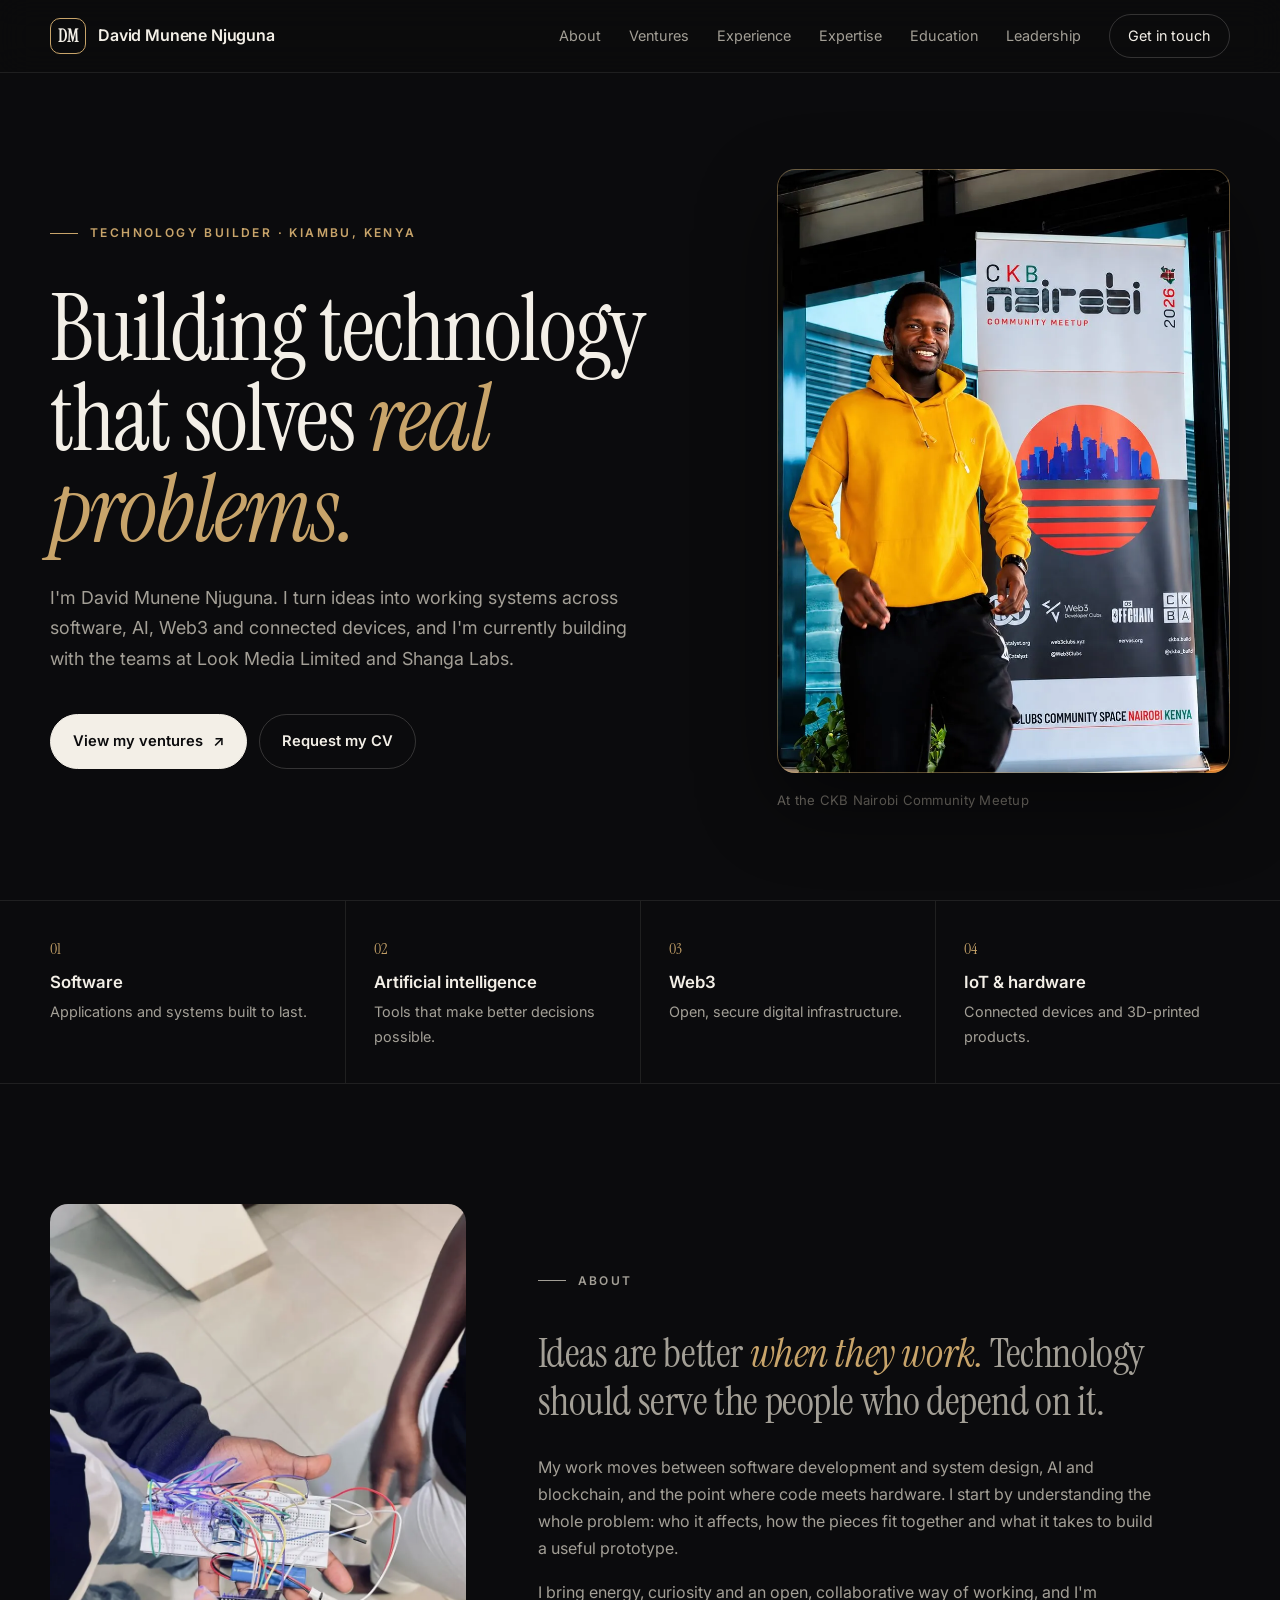
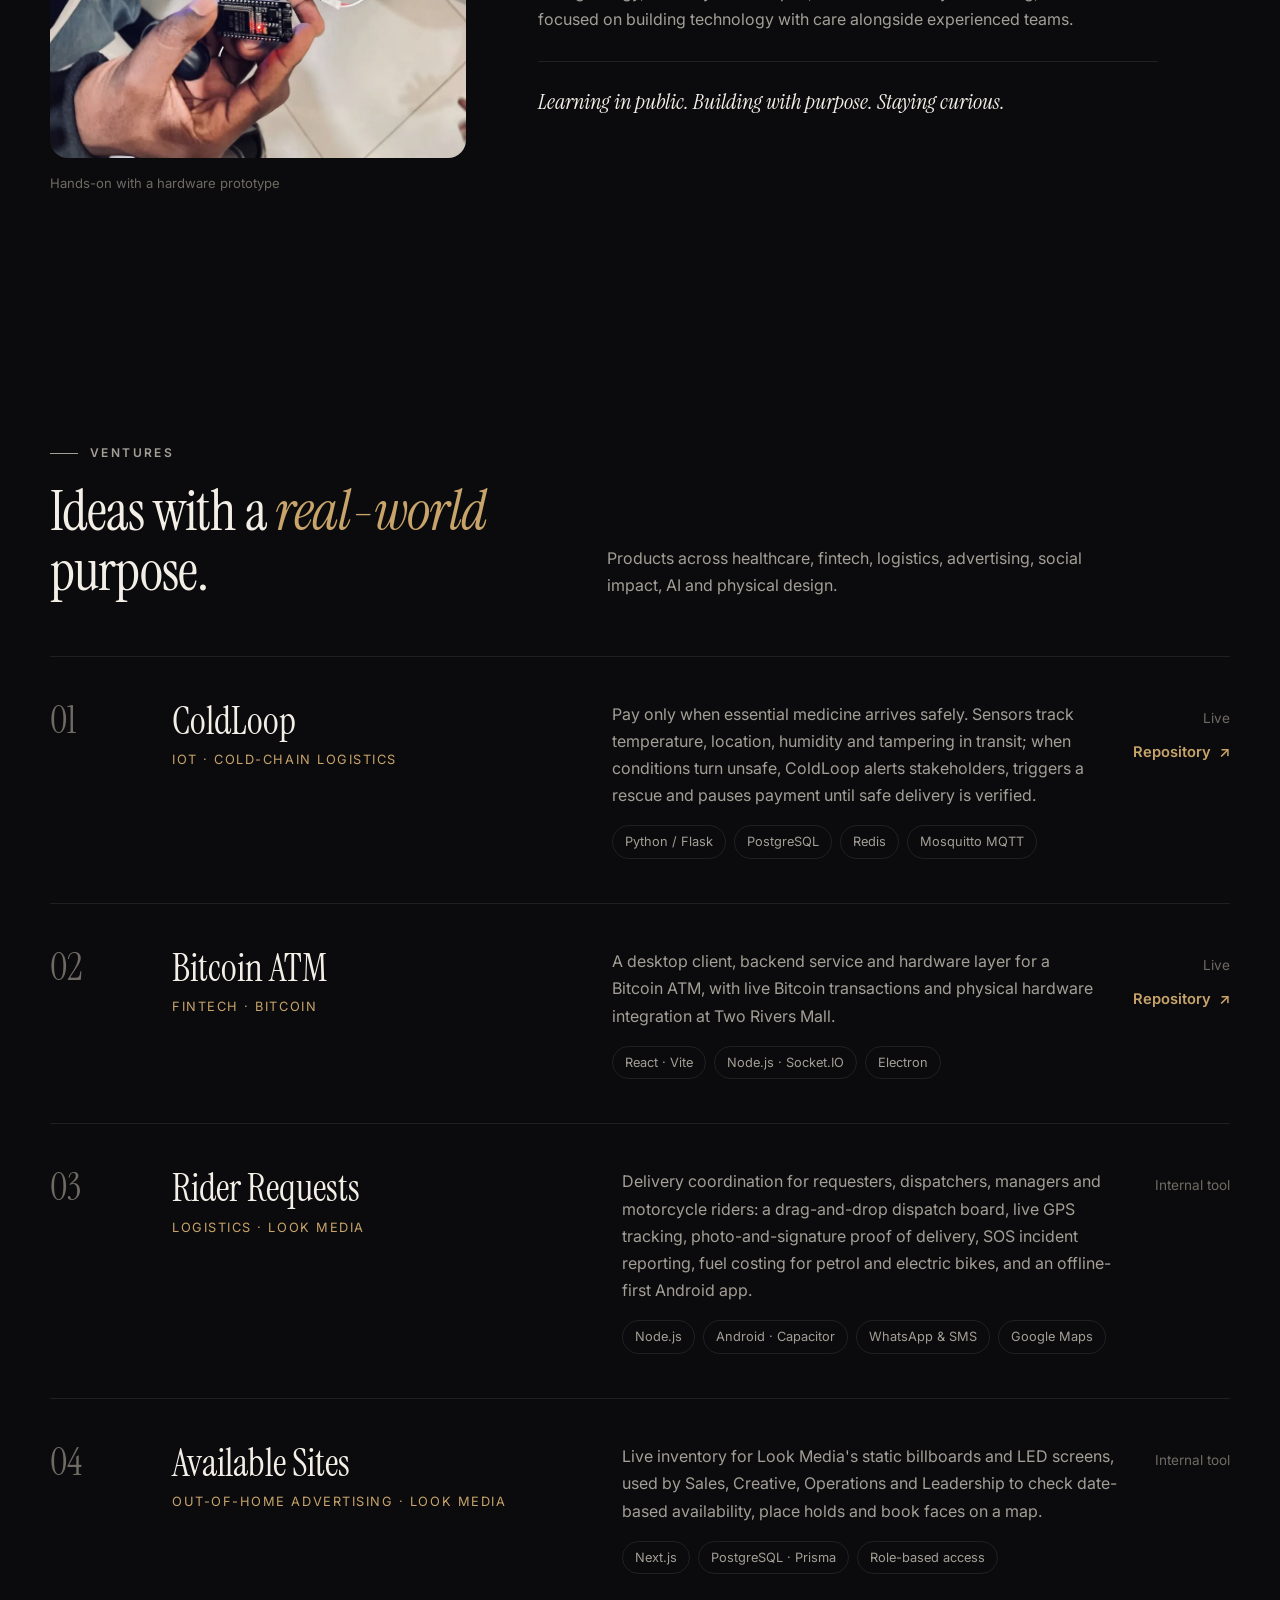
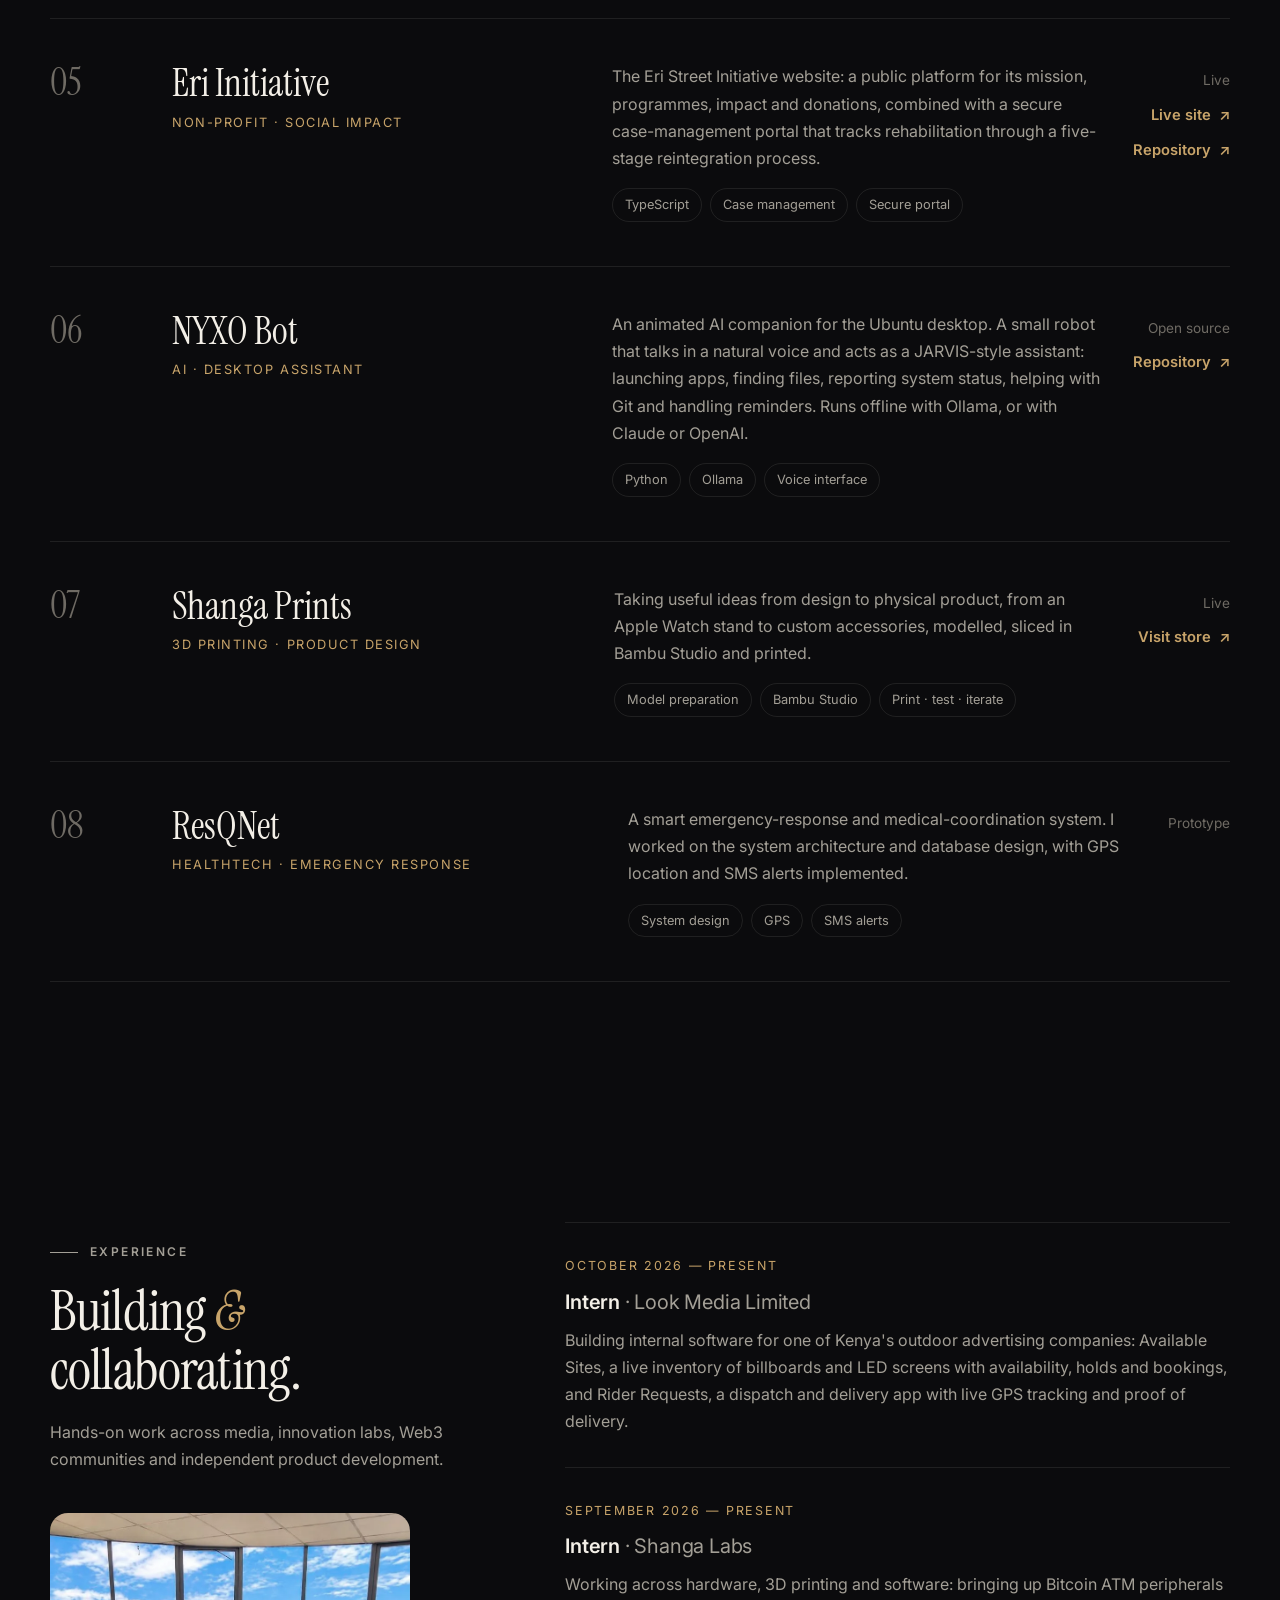
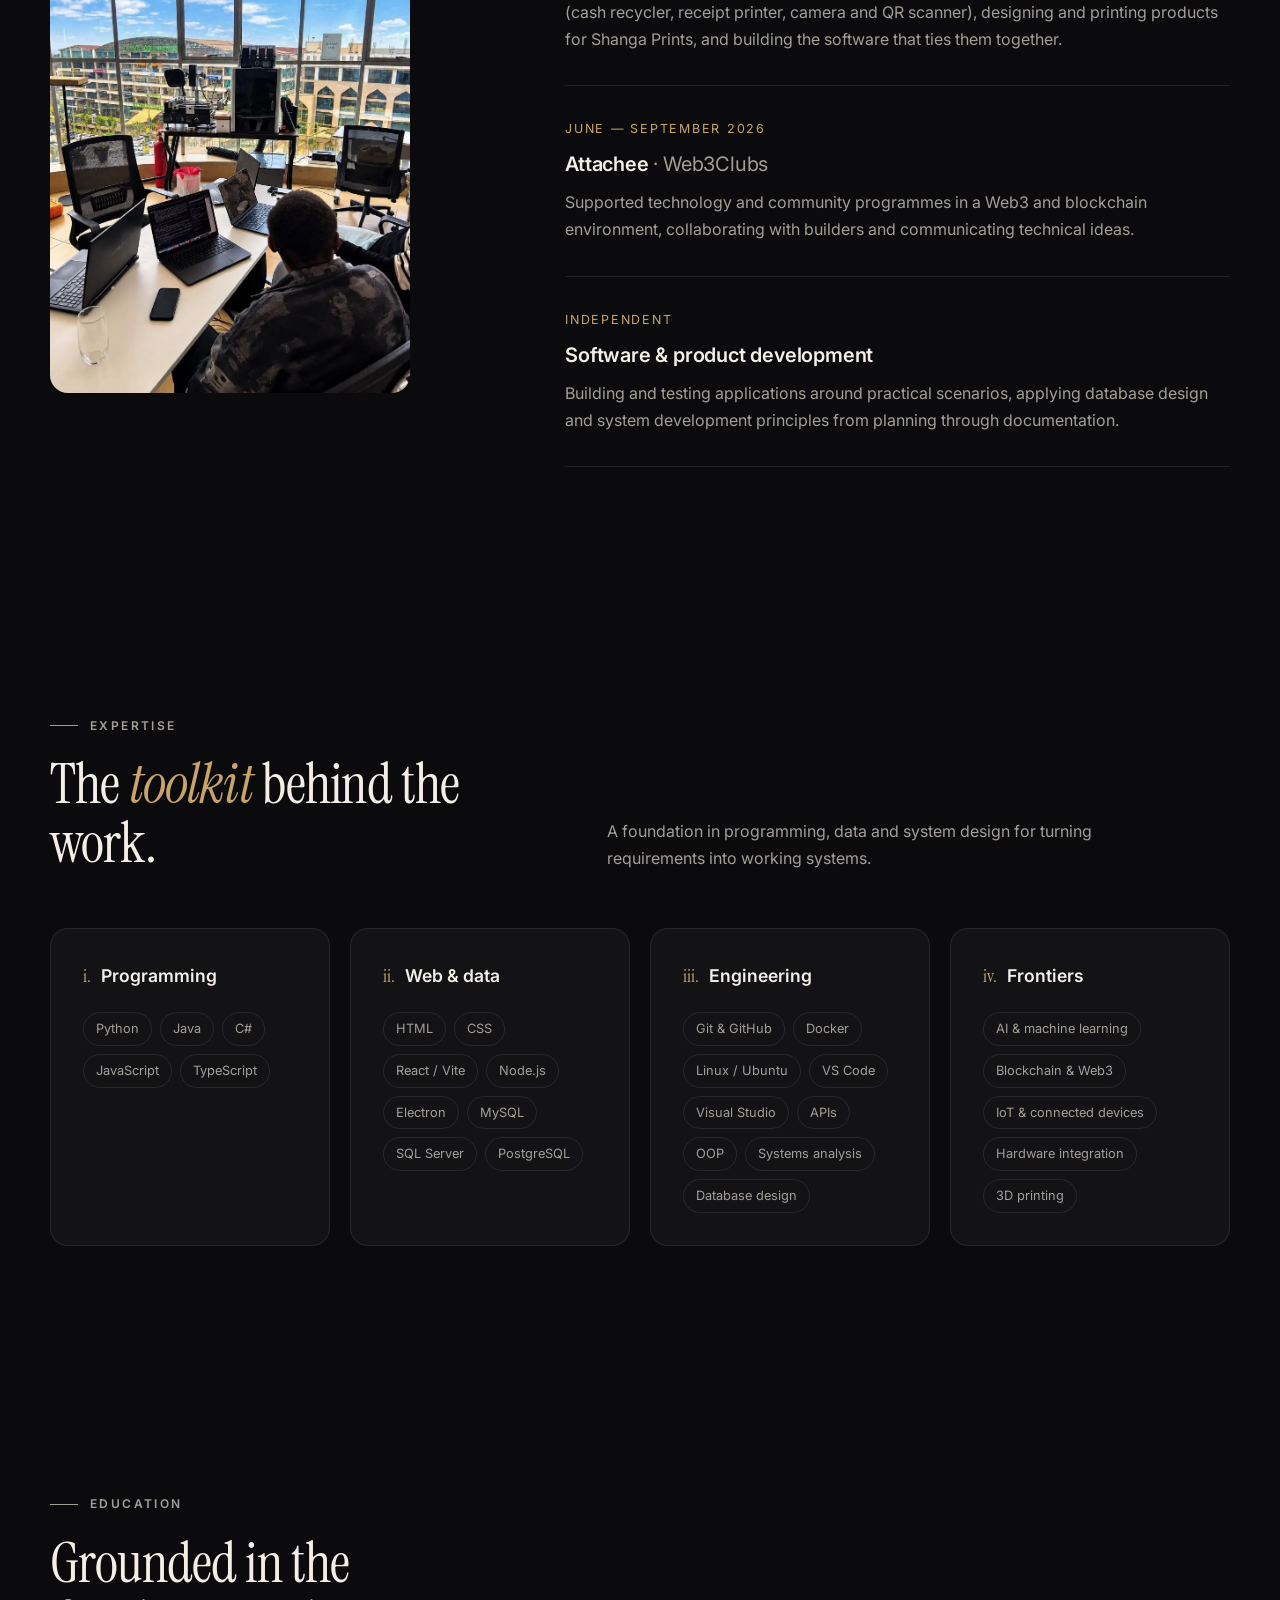
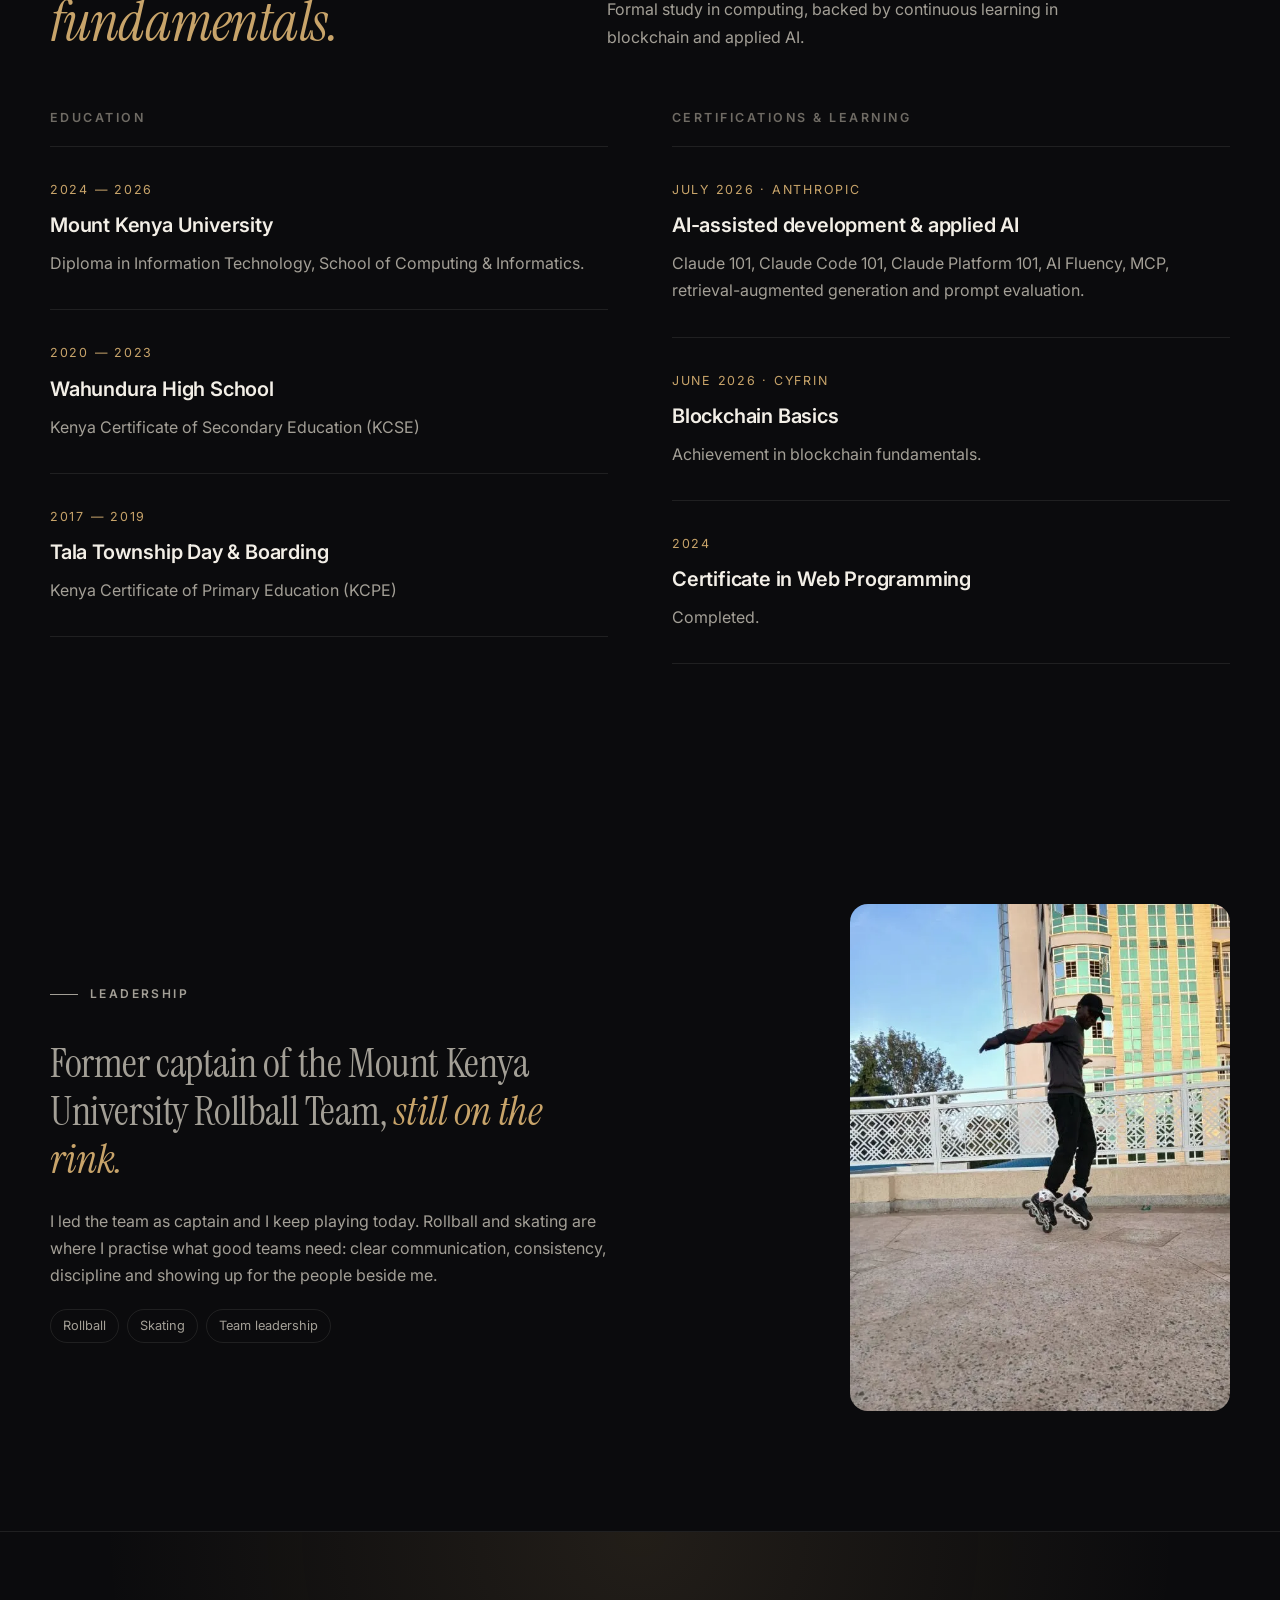
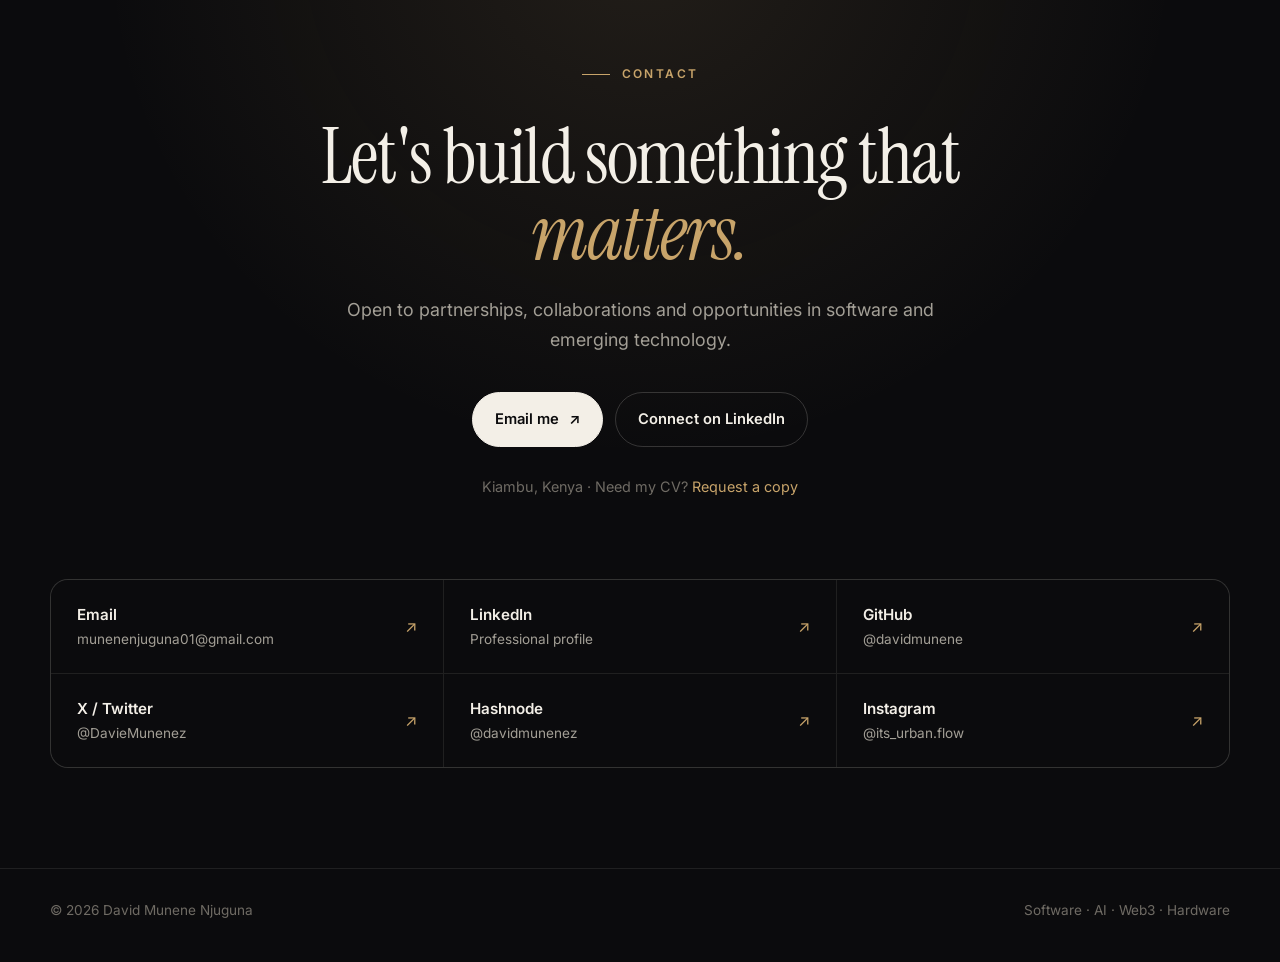
<file: index.html>
<!DOCTYPE html>
<html lang="en">
<head>
  <meta charset="UTF-8">
  <meta name="viewport" content="width=device-width, initial-scale=1">
  <title>David Munene Njuguna | Technology Builder</title>
  <meta name="description" content="David Munene Njuguna builds technology that solves real problems, working across software, AI, Web3 and connected devices. Based in Kiambu, Kenya.">
  <meta name="author" content="David Munene Njuguna">
  <meta name="theme-color" content="#0b0b0d">
  <link rel="canonical" href="https://davidmunene.vercel.app/">

  <!-- Social sharing previews -->
  <meta property="og:type" content="website">
  <meta property="og:url" content="https://davidmunene.vercel.app/">
  <meta property="og:title" content="David Munene Njuguna | Technology Builder">
  <meta property="og:description" content="Building technology that solves real problems: software, AI, Web3 and connected devices.">
  <meta property="og:image" content="https://davidmunene.vercel.app/assets/david-munene.jpg">
  <meta property="og:image:alt" content="David Munene Njuguna at the CKB Nairobi Community Meetup">
  <meta name="twitter:card" content="summary_large_image">
  <meta name="twitter:site" content="@DavieMunenez">

  <link rel="icon" href="/favicon.svg" type="image/svg+xml">

  <link rel="preconnect" href="https://fonts.googleapis.com">
  <link rel="preconnect" href="https://fonts.gstatic.com" crossorigin>
  <link rel="stylesheet" href="https://fonts.googleapis.com/css2?family=Instrument+Serif:ital@0;1&family=Inter:wght@400;500;600&display=swap">
  <link rel="stylesheet" href="/styles.css">

  <script>document.documentElement.classList.add("js");</script>
  <script src="/script.js" defer></script>
</head>
<body>
  <a class="skip-link" href="#main">Skip to content</a>

  <header class="site-header">
    <nav class="nav wrap" aria-label="Main navigation">
      <a class="brand" href="#home">
        <span class="brand-mark" aria-hidden="true">DM</span>
        <span>David Munene Njuguna</span>
      </a>
      <button class="menu-btn" id="menuBtn" type="button" aria-expanded="false" aria-controls="navLinks">Menu</button>
      <div class="nav-links" id="navLinks">
        <a href="#about">About</a>
        <a href="#ventures">Ventures</a>
        <a href="#experience">Experience</a>
        <a href="#expertise">Expertise</a>
        <a href="#education">Education</a>
        <a href="#beyond">Leadership</a>
        <a class="nav-cta" href="#contact">Get in touch</a>
      </div>
    </nav>
  </header>

  <main id="main">

    <!-- Hero -->
    <section class="hero wrap" id="home">
      <div>
        <p class="eyebrow">Technology builder · Kiambu, Kenya</p>
        <h1 class="display">Building technology that solves <em>real problems.</em></h1>
        <p class="lead">
          I'm David Munene Njuguna. I turn ideas into working systems across software,
          AI, Web3 and connected devices, and I'm currently building with the teams at
          Look Media Limited and Shanga Labs.
        </p>
        <div class="actions">
          <a class="btn btn-primary" href="#ventures">View my ventures <span class="arrow" aria-hidden="true">↗</span></a>
          <a class="btn" href="mailto:munenenjuguna01@gmail.com?subject=David%20Munene%20CV">Request my CV</a>
        </div>
      </div>

      <figure class="portrait-card">
        <picture>
          <source srcset="/assets/david-munene.webp" type="image/webp">
          <img src="/assets/david-munene.jpg" width="900" height="1200" fetchpriority="high"
               alt="David Munene Njuguna smiling at the CKB Nairobi Community Meetup">
        </picture>
        <figcaption>At the CKB Nairobi Community Meetup</figcaption>
      </figure>
    </section>

    <!-- Focus areas -->
    <section class="focus-strip" aria-label="Areas of focus">
      <div class="wrap focus-grid">
        <div class="focus-item">
          <span class="num">01</span>
          <h3>Software</h3>
          <p>Applications and systems built to last.</p>
        </div>
        <div class="focus-item">
          <span class="num">02</span>
          <h3>Artificial intelligence</h3>
          <p>Tools that make better decisions possible.</p>
        </div>
        <div class="focus-item">
          <span class="num">03</span>
          <h3>Web3</h3>
          <p>Open, secure digital infrastructure.</p>
        </div>
        <div class="focus-item">
          <span class="num">04</span>
          <h3>IoT &amp; hardware</h3>
          <p>Connected devices and 3D-printed products.</p>
        </div>
      </div>
    </section>

    <!-- About -->
    <section class="section" id="about">
      <div class="wrap about-layout">
        <figure class="photo reveal">
          <picture>
            <source srcset="/assets/hardware-prototype.webp" type="image/webp">
            <img src="/assets/hardware-prototype.jpg" width="900" height="1200" loading="lazy" decoding="async"
                 alt="David holding an electronics prototype during hands-on hardware work">
          </picture>
          <figcaption>Hands-on with a hardware prototype</figcaption>
        </figure>

        <div class="about-copy reveal">
          <p class="eyebrow">About</p>
          <p class="statement">
            Ideas are better <em>when they work.</em> Technology should serve the people
            who depend on it.
          </p>
          <p>
            My work moves between software development and system design, AI and blockchain,
            and the point where code meets hardware. I start by understanding the whole
            problem: who it affects, how the pieces fit together and what it takes to build
            a useful prototype.
          </p>
          <p>
            I bring energy, curiosity and an open, collaborative way of working, and I'm
            focused on building technology with care alongside experienced teams.
          </p>
          <p class="motto">Learning in public. Building with purpose. Staying curious.</p>
        </div>
      </div>
    </section>

    <!-- Ventures -->
    <section class="section" id="ventures">
      <div class="wrap">
        <div class="section-head reveal">
          <div>
            <p class="eyebrow">Ventures</p>
            <h2 class="h2">Ideas with a <em>real-world</em> purpose.</h2>
          </div>
          <p>Products across healthcare, fintech, logistics, advertising, social impact, AI and physical design.</p>
        </div>

        <div class="ventures">
          <article class="venture reveal">
            <span class="num">01</span>
            <div>
              <h3>ColdLoop</h3>
              <p class="category">IoT · Cold-chain logistics</p>
            </div>
            <div>
              <p>
                Pay only when essential medicine arrives safely. Sensors track temperature, location, humidity and tampering in transit; when conditions turn unsafe, ColdLoop alerts stakeholders, triggers a rescue and pauses payment until safe delivery is verified.
              </p>
              <ul class="tags">
                <li>Python / Flask</li>
                <li>PostgreSQL</li>
                <li>Redis</li>
                <li>Mosquitto MQTT</li>
              </ul>
            </div>
            <div class="side">
              <span class="status">Live</span>
              <a class="link" href="https://github.com/DavidKings10000/ColdLoop" target="_blank" rel="noopener noreferrer">
                Repository <span class="arrow" aria-hidden="true">↗</span>
              </a>
            </div>
          </article>

          <article class="venture reveal">
            <span class="num">02</span>
            <div>
              <h3>Bitcoin ATM</h3>
              <p class="category">Fintech · Bitcoin</p>
            </div>
            <div>
              <p>
                A desktop client, backend service and hardware layer for a Bitcoin ATM, with live Bitcoin transactions and physical hardware integration at Two Rivers Mall.
              </p>
              <ul class="tags">
                <li>React · Vite</li>
                <li>Node.js · Socket.IO</li>
                <li>Electron</li>
              </ul>
            </div>
            <div class="side">
              <span class="status">Live</span>
              <a class="link" href="https://github.com/DavidKings10000/Bitcoin-ATM" target="_blank" rel="noopener noreferrer">
                Repository <span class="arrow" aria-hidden="true">↗</span>
              </a>
            </div>
          </article>

          <article class="venture reveal">
            <span class="num">03</span>
            <div>
              <h3>Rider Requests</h3>
              <p class="category">Logistics · Look Media</p>
            </div>
            <div>
              <p>
                Delivery coordination for requesters, dispatchers, managers and motorcycle riders: a drag-and-drop dispatch board, live GPS tracking, photo-and-signature proof of delivery, SOS incident reporting, fuel costing for petrol and electric bikes, and an offline-first Android app.
              </p>
              <ul class="tags">
                <li>Node.js</li>
                <li>Android · Capacitor</li>
                <li>WhatsApp &amp; SMS</li>
                <li>Google Maps</li>
              </ul>
            </div>
            <div class="side">
              <span class="status">Internal tool</span>
            </div>
          </article>

          <article class="venture reveal">
            <span class="num">04</span>
            <div>
              <h3>Available Sites</h3>
              <p class="category">Out-of-home advertising · Look Media</p>
            </div>
            <div>
              <p>
                Live inventory for Look Media's static billboards and LED screens, used by Sales, Creative, Operations and Leadership to check date-based availability, place holds and book faces on a map.
              </p>
              <ul class="tags">
                <li>Next.js</li>
                <li>PostgreSQL · Prisma</li>
                <li>Role-based access</li>
              </ul>
            </div>
            <div class="side">
              <span class="status">Internal tool</span>
            </div>
          </article>

          <article class="venture reveal">
            <span class="num">05</span>
            <div>
              <h3>Eri Initiative</h3>
              <p class="category">Non-profit · Social impact</p>
            </div>
            <div>
              <p>
                The Eri Street Initiative website: a public platform for its mission, programmes, impact and donations, combined with a secure case-management portal that tracks rehabilitation through a five-stage reintegration process.
              </p>
              <ul class="tags">
                <li>TypeScript</li>
                <li>Case management</li>
                <li>Secure portal</li>
              </ul>
            </div>
            <div class="side">
              <span class="status">Live</span>
              <a class="link" href="https://eri-street-initiative-website.vercel.app" target="_blank" rel="noopener noreferrer">
                Live site <span class="arrow" aria-hidden="true">↗</span>
              </a>
              <a class="link" href="https://github.com/DavidKings10000/Eri-Initiative" target="_blank" rel="noopener noreferrer">
                Repository <span class="arrow" aria-hidden="true">↗</span>
              </a>
            </div>
          </article>

          <article class="venture reveal">
            <span class="num">06</span>
            <div>
              <h3>NYXO Bot</h3>
              <p class="category">AI · Desktop assistant</p>
            </div>
            <div>
              <p>
                An animated AI companion for the Ubuntu desktop. A small robot that talks in a natural voice and acts as a JARVIS-style assistant: launching apps, finding files, reporting system status, helping with Git and handling reminders. Runs offline with Ollama, or with Claude or OpenAI.
              </p>
              <ul class="tags">
                <li>Python</li>
                <li>Ollama</li>
                <li>Voice interface</li>
              </ul>
            </div>
            <div class="side">
              <span class="status">Open source</span>
              <a class="link" href="https://github.com/davidmunene/NYXO-BOT" target="_blank" rel="noopener noreferrer">
                Repository <span class="arrow" aria-hidden="true">↗</span>
              </a>
            </div>
          </article>

          <article class="venture reveal">
            <span class="num">07</span>
            <div>
              <h3>Shanga Prints</h3>
              <p class="category">3D printing · Product design</p>
            </div>
            <div>
              <p>
                Taking useful ideas from design to physical product, from an Apple Watch stand to custom accessories, modelled, sliced in Bambu Studio and printed.
              </p>
              <ul class="tags">
                <li>Model preparation</li>
                <li>Bambu Studio</li>
                <li>Print · test · iterate</li>
              </ul>
            </div>
            <div class="side">
              <span class="status">Live</span>
              <a class="link" href="https://prints.shangalabs.com/" target="_blank" rel="noopener noreferrer">
                Visit store <span class="arrow" aria-hidden="true">↗</span>
              </a>
            </div>
          </article>

          <article class="venture reveal">
            <span class="num">08</span>
            <div>
              <h3>ResQNet</h3>
              <p class="category">HealthTech · Emergency response</p>
            </div>
            <div>
              <p>
                A smart emergency-response and medical-coordination system. I worked on the system architecture and database design, with GPS location and SMS alerts implemented.
              </p>
              <ul class="tags">
                <li>System design</li>
                <li>GPS</li>
                <li>SMS alerts</li>
              </ul>
            </div>
            <div class="side">
              <span class="status">Prototype</span>
            </div>
          </article>
        </div>
      </div>
    </section>

    <!-- Experience -->
    <section class="section" id="experience">
      <div class="wrap split">
        <div class="section-head reveal">
          <p class="eyebrow">Experience</p>
          <h2 class="h2">Building <em>&amp;</em> collaborating.</h2>
          <p>Hands-on work across media, innovation labs, Web3 communities and independent product development.</p>
          <figure class="photo split-photo">
            <picture>
              <source srcset="/assets/workspace.webp" type="image/webp">
              <img src="/assets/workspace.jpg" width="821" height="1089" loading="lazy" decoding="async"
                   alt="A collaborative technology workspace with computers and equipment">
            </picture>
          </figure>
        </div>

        <ol class="timeline">
          <li class="reveal">
            <p class="meta">October 2026 — Present</p>
            <h3>Intern <span class="org">· Look Media Limited</span></h3>
            <p>
              Building internal software for one of Kenya's outdoor advertising companies:
              Available Sites, a live inventory of billboards and LED screens with
              availability, holds and bookings, and Rider Requests, a dispatch and delivery
              app with live GPS tracking and proof of delivery.
            </p>
          </li>
          <li class="reveal">
            <p class="meta">September 2026 — Present</p>
            <h3>Intern <span class="org">· Shanga Labs</span></h3>
            <p>
              Working across hardware, 3D printing and software: bringing up Bitcoin ATM
              peripherals (cash recycler, receipt printer, camera and QR scanner), designing
              and printing products for Shanga Prints, and building the software that ties
              them together.
            </p>
          </li>
          <li class="reveal">
            <p class="meta">June — September 2026</p>
            <h3>Attachee <span class="org">· Web3Clubs</span></h3>
            <p>
              Supported technology and community programmes in a Web3 and blockchain
              environment, collaborating with builders and communicating technical ideas.
            </p>
          </li>
          <li class="reveal">
            <p class="meta">Independent</p>
            <h3>Software &amp; product development</h3>
            <p>
              Building and testing applications around practical scenarios, applying database
              design and system development principles from planning through documentation.
            </p>
          </li>
        </ol>
      </div>
    </section>

    <!-- Expertise -->
    <section class="section" id="expertise">
      <div class="wrap">
        <div class="section-head reveal">
          <div>
            <p class="eyebrow">Expertise</p>
            <h2 class="h2">The <em>toolkit</em> behind the work.</h2>
          </div>
          <p>A foundation in programming, data and system design for turning requirements into working systems.</p>
        </div>

        <div class="expertise-grid">
          <article class="card reveal">
            <h3><span>i.</span> Programming</h3>
            <ul class="tags">
              <li>Python</li>
              <li>Java</li>
              <li>C#</li>
              <li>JavaScript</li>
              <li>TypeScript</li>
            </ul>
          </article>
          <article class="card reveal">
            <h3><span>ii.</span> Web &amp; data</h3>
            <ul class="tags">
              <li>HTML</li>
              <li>CSS</li>
              <li>React / Vite</li>
              <li>Node.js</li>
              <li>Electron</li>
              <li>MySQL</li>
              <li>SQL Server</li>
              <li>PostgreSQL</li>
            </ul>
          </article>
          <article class="card reveal">
            <h3><span>iii.</span> Engineering</h3>
            <ul class="tags">
              <li>Git &amp; GitHub</li>
              <li>Docker</li>
              <li>Linux / Ubuntu</li>
              <li>VS Code</li>
              <li>Visual Studio</li>
              <li>APIs</li>
              <li>OOP</li>
              <li>Systems analysis</li>
              <li>Database design</li>
            </ul>
          </article>
          <article class="card reveal">
            <h3><span>iv.</span> Frontiers</h3>
            <ul class="tags">
              <li>AI &amp; machine learning</li>
              <li>Blockchain &amp; Web3</li>
              <li>IoT &amp; connected devices</li>
              <li>Hardware integration</li>
              <li>3D printing</li>
            </ul>
          </article>
        </div>
      </div>
    </section>

    <!-- Education & certifications -->
    <section class="section" id="education">
      <div class="wrap">
        <div class="section-head reveal">
          <div>
            <p class="eyebrow">Education</p>
            <h2 class="h2">Grounded in the <em>fundamentals.</em></h2>
          </div>
          <p>Formal study in computing, backed by continuous learning in blockchain and applied AI.</p>
        </div>

        <div class="edu-grid">
          <div>
            <h3>Education</h3>
            <ol class="timeline">
              <li class="reveal">
                <p class="meta">2024 — 2026</p>
                <h3>Mount Kenya University</h3>
                <p>Diploma in Information Technology, School of Computing &amp; Informatics.</p>
              </li>
              <li class="reveal">
                <p class="meta">2020 — 2023</p>
                <h3>Wahundura High School</h3>
                <p>Kenya Certificate of Secondary Education (KCSE)</p>
              </li>
              <li class="reveal">
                <p class="meta">2017 — 2019</p>
                <h3>Tala Township Day &amp; Boarding</h3>
                <p>Kenya Certificate of Primary Education (KCPE)</p>
              </li>
            </ol>
          </div>

          <div>
            <h3>Certifications &amp; learning</h3>
            <ol class="timeline">
              <li class="reveal">
                <p class="meta">July 2026 · Anthropic</p>
                <h3>AI-assisted development &amp; applied AI</h3>
                <p>Claude 101, Claude Code 101, Claude Platform 101, AI Fluency, MCP, retrieval-augmented generation and prompt evaluation.</p>
              </li>
              <li class="reveal">
                <p class="meta">June 2026 · Cyfrin</p>
                <h3>Blockchain Basics</h3>
                <p>Achievement in blockchain fundamentals.</p>
              </li>
              <li class="reveal">
                <p class="meta">2024</p>
                <h3>Certificate in Web Programming</h3>
                <p>Completed.</p>
              </li>
            </ol>
          </div>
        </div>
      </div>
    </section>

    <!-- Leadership / beyond the work -->
    <section class="section" id="beyond">
      <div class="wrap beyond-layout">
        <div class="reveal">
          <p class="eyebrow">Leadership</p>
          <p class="statement">
            Former captain of the Mount Kenya University Rollball Team, <em>still on the rink.</em>
          </p>
          <p>
            I led the team as captain and I keep playing today. Rollball and skating are where I practise what good teams need: clear
            communication, consistency, discipline and showing up for the people beside me.
          </p>
          <ul class="tags">
            <li>Rollball</li>
            <li>Skating</li>
            <li>Team leadership</li>
          </ul>
        </div>
        <figure class="photo reveal">
          <picture>
            <source srcset="/assets/skating.webp" type="image/webp">
            <img src="/assets/skating.jpg" width="600" height="800" loading="lazy" decoding="async"
                 alt="David inline skating outdoors">
          </picture>
        </figure>
      </div>
    </section>

    <!-- Contact -->
    <section class="contact" id="contact">
      <div class="wrap">
        <div class="contact-inner reveal">
          <p class="eyebrow">Contact</p>
          <h2 class="display">Let's build something that <em>matters.</em></h2>
          <p class="lead">
            Open to partnerships, collaborations and opportunities in software and
            emerging technology.
          </p>
          <div class="actions">
            <a class="btn btn-primary" href="mailto:munenenjuguna01@gmail.com">Email me <span class="arrow" aria-hidden="true">↗</span></a>
            <a class="btn" href="https://www.linkedin.com/in/david-njuguna-14b877401" target="_blank" rel="noopener noreferrer">Connect on LinkedIn</a>
          </div>
          <p class="contact-meta">
            Kiambu, Kenya · Need my CV?
            <a href="mailto:munenenjuguna01@gmail.com?subject=David%20Munene%20CV">Request a copy</a>
          </p>
        </div>

        <div class="socials reveal">
          <a class="social" href="mailto:munenenjuguna01@gmail.com">
            <span><strong>Email</strong><small>munenenjuguna01@gmail.com</small></span>
            <span class="arrow" aria-hidden="true">↗</span>
          </a>
          <a class="social" href="https://www.linkedin.com/in/david-njuguna-14b877401" target="_blank" rel="noopener noreferrer">
            <span><strong>LinkedIn</strong><small>Professional profile</small></span>
            <span class="arrow" aria-hidden="true">↗</span>
          </a>
          <a class="social" href="https://github.com/davidmunene" target="_blank" rel="noopener noreferrer">
            <span><strong>GitHub</strong><small>@davidmunene</small></span>
            <span class="arrow" aria-hidden="true">↗</span>
          </a>
          <a class="social" href="https://x.com/DavieMunenez" target="_blank" rel="noopener noreferrer">
            <span><strong>X / Twitter</strong><small>@DavieMunenez</small></span>
            <span class="arrow" aria-hidden="true">↗</span>
          </a>
          <a class="social" href="https://hashnode.com/@davidmunenez" target="_blank" rel="noopener noreferrer">
            <span><strong>Hashnode</strong><small>@davidmunenez</small></span>
            <span class="arrow" aria-hidden="true">↗</span>
          </a>
          <a class="social" href="https://www.instagram.com/its_urban.flow/" target="_blank" rel="noopener noreferrer">
            <span><strong>Instagram</strong><small>@its_urban.flow</small></span>
            <span class="arrow" aria-hidden="true">↗</span>
          </a>
        </div>
      </div>
    </section>
  </main>

  <footer class="site-footer">
    <div class="wrap footer-inner">
      <span>© <span id="year">2026</span> David Munene Njuguna</span>
      <span>Software · AI · Web3 · Hardware</span>
    </div>
  </footer>
</body>
</html>
</file>
<file: styles.css>
/* ==========================================================================
   David Munene Njuguna — Portfolio
   Executive dark theme: ink background, ivory text, gold accent.
   ========================================================================== */

:root {
  --bg: #0b0b0d;
  --surface: #131316;
  --surface-2: #1a1a1f;
  --text: #f3efe7;
  --muted: #a39f96;
  --subtle: #6f6b64;
  --accent: #c8a46a;
  --accent-soft: rgba(200, 164, 106, 0.12);
  --line: rgba(243, 239, 231, 0.09);
  --line-strong: rgba(243, 239, 231, 0.18);

  --serif: "Instrument Serif", "Iowan Old Style", Georgia, serif;
  --sans: "Inter", ui-sans-serif, system-ui, -apple-system, "Segoe UI", sans-serif;

  --max: 1180px;
  --gutter: 40px;
  --radius: 18px;
}

/* ---------- Base ---------- */

*,
*::before,
*::after {
  box-sizing: border-box;
}

html {
  scroll-behavior: smooth;
  scroll-padding-top: 84px;
}

body {
  margin: 0;
  background: var(--bg);
  color: var(--text);
  font-family: var(--sans);
  font-size: 16px;
  line-height: 1.7;
  -webkit-font-smoothing: antialiased;
}

img {
  max-width: 100%;
  display: block;
}

a {
  color: inherit;
  text-decoration: none;
}

:focus-visible {
  outline: 2px solid var(--accent);
  outline-offset: 3px;
  border-radius: 4px;
}

::selection {
  background: var(--accent);
  color: var(--bg);
}

.wrap {
  width: min(var(--max), calc(100% - var(--gutter)));
  margin-inline: auto;
}

.skip-link {
  position: absolute;
  left: 16px;
  top: -60px;
  z-index: 100;
  padding: 10px 16px;
  background: var(--accent);
  color: var(--bg);
  font-weight: 600;
  border-radius: 8px;
}

.skip-link:focus {
  top: 16px;
}

/* ---------- Typography ---------- */

h1,
h2,
h3 {
  margin: 0;
  font-weight: 400;
}

.display {
  font-family: var(--serif);
  font-size: clamp(3rem, 7.2vw, 6.25rem);
  line-height: 0.98;
  letter-spacing: -0.02em;
}

.display em,
.h2 em {
  font-style: italic;
  color: var(--accent);
}

.h2 {
  font-family: var(--serif);
  font-size: clamp(2.2rem, 4.4vw, 3.6rem);
  line-height: 1.05;
  letter-spacing: -0.015em;
}

.eyebrow {
  display: inline-flex;
  align-items: center;
  gap: 12px;
  font-size: 0.75rem;
  font-weight: 600;
  letter-spacing: 0.2em;
  text-transform: uppercase;
  color: var(--accent);
}

.eyebrow::before {
  content: "";
  width: 28px;
  height: 1px;
  background: currentColor;
}

.lead {
  font-size: clamp(1.05rem, 1.4vw, 1.2rem);
  color: var(--muted);
  max-width: 600px;
}

.muted {
  color: var(--muted);
}

/* ---------- Buttons ---------- */

.actions {
  display: flex;
  flex-wrap: wrap;
  gap: 12px;
}

.btn {
  display: inline-flex;
  align-items: center;
  gap: 10px;
  padding: 14px 22px;
  border-radius: 999px;
  border: 1px solid var(--line-strong);
  font-size: 0.92rem;
  font-weight: 600;
  transition: background-color 0.25s, border-color 0.25s, color 0.25s, transform 0.25s;
}

.btn:hover {
  border-color: var(--accent);
  transform: translateY(-1px);
}

.btn-primary {
  background: var(--text);
  border-color: var(--text);
  color: var(--bg);
}

.btn-primary:hover {
  background: var(--accent);
  border-color: var(--accent);
}

.arrow {
  transition: transform 0.25s;
}

.btn:hover .arrow,
.link:hover .arrow {
  transform: translate(2px, -2px);
}

.link {
  display: inline-flex;
  align-items: center;
  gap: 8px;
  color: var(--accent);
  font-weight: 600;
  font-size: 0.92rem;
}

/* ---------- Header ---------- */

.site-header {
  position: sticky;
  top: 0;
  z-index: 50;
  background: rgba(11, 11, 13, 0.82);
  backdrop-filter: blur(16px);
  -webkit-backdrop-filter: blur(16px);
  border-bottom: 1px solid var(--line);
}

.nav {
  position: relative;
  display: flex;
  align-items: center;
  justify-content: space-between;
  gap: 24px;
  min-height: 72px;
}

.brand {
  display: inline-flex;
  align-items: center;
  gap: 12px;
  font-weight: 600;
  letter-spacing: -0.01em;
}

.brand-mark {
  display: grid;
  place-items: center;
  width: 36px;
  height: 36px;
  border: 1px solid var(--accent);
  border-radius: 10px;
  font-family: var(--serif);
  font-size: 1.05rem;
  color: var(--text);
}

.nav-links {
  display: flex;
  align-items: center;
  gap: 28px;
  font-size: 0.9rem;
  color: var(--muted);
}

.nav-links a {
  transition: color 0.2s;
}

.nav-links a:hover {
  color: var(--text);
}

.nav-links .nav-cta {
  padding: 9px 18px;
  border: 1px solid var(--line-strong);
  border-radius: 999px;
  color: var(--text);
}

.nav-links .nav-cta:hover {
  border-color: var(--accent);
}

.menu-btn {
  display: none;
  padding: 8px 14px;
  border: 1px solid var(--line-strong);
  border-radius: 999px;
  background: transparent;
  color: var(--text);
  font: inherit;
  font-size: 0.88rem;
  cursor: pointer;
}

/* ---------- Hero ---------- */

.hero {
  display: grid;
  grid-template-columns: 1.3fr 0.9fr;
  gap: 72px;
  align-items: center;
  padding: 96px 0 88px;
}

.hero .display {
  margin: 28px 0 28px;
}

.hero .actions {
  margin-top: 40px;
}

.portrait-card {
  position: relative;
  margin: 0;
}

.portrait-card picture {
  position: relative;
  display: block;
}

/* Thin gold outline sitting exactly on the photo's edge */
.portrait-card picture::after {
  content: "";
  position: absolute;
  inset: 0;
  border: 1px solid rgba(200, 164, 106, 0.45);
  border-radius: var(--radius);
  pointer-events: none;
}

.portrait-card img {
  width: 100%;
  height: auto;
  aspect-ratio: 3 / 4; /* matches the photo file, so nothing is cropped */
  object-fit: cover;
  border-radius: var(--radius);
  box-shadow: 0 30px 80px rgba(0, 0, 0, 0.45);
}

.portrait-card figcaption {
  margin-top: 16px;
  font-size: 0.82rem;
  color: var(--subtle);
  letter-spacing: 0.02em;
}

/* ---------- Focus strip ---------- */

.focus-strip {
  border-block: 1px solid var(--line);
}

.focus-grid {
  display: grid;
  grid-template-columns: repeat(4, 1fr);
}

.focus-item {
  padding: 34px 28px;
  border-left: 1px solid var(--line);
}

.focus-item:first-child {
  border-left: 0;
  padding-left: 0;
}

.focus-item .num {
  font-family: var(--serif);
  font-size: 1rem;
  color: var(--accent);
}

.focus-item h3 {
  margin: 6px 0 4px;
  font-size: 1.05rem;
  font-weight: 600;
}

.focus-item p {
  margin: 0;
  font-size: 0.9rem;
  color: var(--muted);
}

/* ---------- Sections ---------- */

.section {
  padding: 120px 0;
}

.section-head {
  display: grid;
  grid-template-columns: 0.9fr 1.1fr;
  gap: 48px;
  align-items: end;
  margin-bottom: 56px;
}

.section-head .h2 {
  margin-top: 18px;
}

.section-head p {
  margin: 0;
  color: var(--muted);
  max-width: 520px;
}

/* ---------- About ---------- */

.statement {
  font-family: var(--serif);
  font-size: clamp(1.9rem, 3.6vw, 3rem);
  line-height: 1.18;
  letter-spacing: -0.01em;
  max-width: 980px;
  margin: 22px 0 64px;
}

.statement em {
  font-style: italic;
  color: var(--accent);
}

.about-grid {
  display: grid;
  grid-template-columns: repeat(3, 1fr);
  gap: 20px;
}

.card {
  background: var(--surface);
  border: 1px solid var(--line);
  border-radius: var(--radius);
  padding: 32px;
}

.card h3 {
  font-size: 1.1rem;
  font-weight: 600;
  margin-bottom: 10px;
}

.card p {
  margin: 0;
  color: var(--muted);
}

.tags {
  display: flex;
  flex-wrap: wrap;
  gap: 8px;
  margin: 20px 0 0;
  padding: 0;
  list-style: none;
}

.tags li {
  padding: 5px 12px;
  border: 1px solid var(--line);
  border-radius: 999px;
  font-size: 0.8rem;
  color: var(--muted);
}

/* ---------- Ventures ---------- */

.ventures {
  border-top: 1px solid var(--line);
}

.venture {
  display: grid;
  grid-template-columns: 90px 1fr 1.2fr auto;
  gap: 32px;
  align-items: start;
  padding: 44px 0;
  border-bottom: 1px solid var(--line);
  transition: background-color 0.3s;
}

.venture .num {
  font-family: var(--serif);
  font-size: 2.4rem;
  line-height: 1;
  color: var(--subtle);
  transition: color 0.3s;
}

.venture:hover .num {
  color: var(--accent);
}

.venture h3 {
  font-family: var(--serif);
  font-size: clamp(1.9rem, 3vw, 2.5rem);
  line-height: 1.05;
}

.venture .category {
  margin-top: 8px;
  font-size: 0.8rem;
  letter-spacing: 0.12em;
  text-transform: uppercase;
  color: var(--accent);
}

.venture p {
  margin: 0;
  color: var(--muted);
}

.venture .tags {
  margin-top: 16px;
}

.venture .link,
.venture .status {
  white-space: nowrap;
  padding-top: 6px;
}

.status {
  font-size: 0.85rem;
  color: var(--subtle);
}

/* ---------- Timeline (experience + education) ---------- */

.split {
  display: grid;
  grid-template-columns: 0.8fr 1.2fr;
  gap: 72px;
  align-items: start;
}

.split .section-head {
  display: block;
  margin-bottom: 0;
  position: sticky;
  top: 120px;
}

.split .section-head p {
  margin-top: 20px;
}

.timeline {
  margin: 0;
  padding: 0;
  list-style: none;
  border-top: 1px solid var(--line);
}

.timeline li {
  padding: 32px 0;
  border-bottom: 1px solid var(--line);
}

.timeline .meta {
  font-size: 0.78rem;
  letter-spacing: 0.14em;
  text-transform: uppercase;
  color: var(--accent);
}

.timeline h3 {
  margin: 8px 0 8px;
  font-size: 1.25rem;
  font-weight: 600;
  letter-spacing: -0.01em;
}

.timeline p {
  margin: 0;
  color: var(--muted);
}

/* ---------- Expertise ---------- */

.expertise-grid {
  display: grid;
  grid-template-columns: repeat(4, 1fr);
  gap: 20px;
}

.expertise-grid .card h3 {
  display: flex;
  align-items: baseline;
  gap: 10px;
}

.expertise-grid .card h3 span {
  font-family: var(--serif);
  font-weight: 400;
  color: var(--accent);
}

/* ---------- Contact ---------- */

.contact {
  padding: 120px 0 100px;
  border-top: 1px solid var(--line);
  background: radial-gradient(ellipse 60% 80% at 50% 0%, var(--accent-soft), transparent 70%);
}

.contact-inner {
  text-align: center;
  max-width: 820px;
  margin-inline: auto;
}

.contact .display {
  font-size: clamp(2.6rem, 6vw, 5rem);
  margin: 24px 0 24px;
}

.contact .lead {
  margin-inline: auto;
}

.contact .actions {
  justify-content: center;
  margin-top: 36px;
}

.socials {
  display: grid;
  grid-template-columns: repeat(3, 1fr);
  gap: 1px;
  margin-top: 80px;
  background: var(--line);
  border: 1px solid var(--line);
  border-radius: var(--radius);
  overflow: hidden;
}

.social {
  display: flex;
  align-items: center;
  justify-content: space-between;
  gap: 16px;
  padding: 22px 26px;
  background: var(--bg);
  transition: background-color 0.25s;
}

.social:hover {
  background: var(--surface);
}

.social strong {
  display: block;
  font-size: 0.95rem;
  font-weight: 600;
}

.social small {
  display: block;
  color: var(--muted);
  font-size: 0.85rem;
  overflow-wrap: anywhere;
}

.social .arrow {
  color: var(--accent);
}

.social:hover .arrow {
  transform: translate(2px, -2px);
}

/* ---------- Footer ---------- */

.site-footer {
  padding: 30px 0 40px;
  border-top: 1px solid var(--line);
  font-size: 0.85rem;
  color: var(--subtle);
}

.footer-inner {
  display: flex;
  flex-wrap: wrap;
  justify-content: space-between;
  gap: 12px;
}

/* ---------- Reveal on scroll (only when JS is running) ---------- */

.js .reveal {
  opacity: 0;
  transform: translateY(18px);
  transition: opacity 0.8s ease, transform 0.8s ease;
}

.js .reveal.is-visible {
  opacity: 1;
  transform: none;
}

@media (prefers-reduced-motion: reduce) {
  html {
    scroll-behavior: auto;
  }

  .js .reveal {
    opacity: 1;
    transform: none;
    transition: none;
  }

  .btn,
  .arrow {
    transition: none;
  }
}

/* ---------- Responsive ---------- */

@media (max-width: 1000px) {
  .nav-links {
    gap: 20px;
  }

  .hero {
    grid-template-columns: 1fr;
    gap: 56px;
    padding-top: 72px;
  }

  .portrait-card {
    max-width: 440px;
  }

  .focus-grid,
  .expertise-grid {
    grid-template-columns: repeat(2, 1fr);
  }

  .focus-item:nth-child(3) {
    border-left: 0;
    padding-left: 0;
  }

  .focus-item:nth-child(n + 3) {
    border-top: 1px solid var(--line);
  }

  .about-grid {
    grid-template-columns: 1fr;
  }

  .section-head,
  .split {
    grid-template-columns: 1fr;
    gap: 24px;
  }

  .split .section-head {
    position: static;
    margin-bottom: 16px;
  }

  .venture {
    grid-template-columns: 70px 1fr;
    gap: 16px 24px;
  }

  .venture > :nth-child(3),
  .venture > :nth-child(4) {
    grid-column: 2;
  }

  .socials {
    grid-template-columns: repeat(2, 1fr);
  }
}

@media (max-width: 760px) {
  :root {
    --gutter: 32px;
  }

  .menu-btn {
    display: block;
  }

  .nav-links {
    display: none;
    position: absolute;
    top: 72px;
    left: calc(var(--gutter) / -2);
    right: calc(var(--gutter) / -2);
    flex-direction: column;
    align-items: flex-start;
    gap: 18px;
    padding: 24px calc(var(--gutter) / 2) 28px;
    background: var(--bg);
    border-bottom: 1px solid var(--line);
  }

  .nav-links.open {
    display: flex;
  }

  .section {
    padding: 84px 0;
  }

  .hero {
    padding: 56px 0 64px;
  }

  .focus-grid,
  .expertise-grid,
  .socials {
    grid-template-columns: 1fr;
  }

  .focus-item,
  .focus-item:nth-child(3) {
    padding: 22px 0;
    border-left: 0;
  }

  .focus-item + .focus-item {
    border-top: 1px solid var(--line);
  }

  .venture {
    grid-template-columns: 1fr;
    padding: 36px 0;
  }

  .venture > :nth-child(3),
  .venture > :nth-child(4) {
    grid-column: 1;
  }

  .card {
    padding: 26px;
  }

  .contact {
    padding: 88px 0 72px;
  }
}

/* ==========================================================================
   Additional sections: photos, about, education, beyond, 404
   ========================================================================== */

.photo {
  margin: 0;
}

.photo img {
  width: 100%;
  height: auto;
  aspect-ratio: 3 / 4;
  object-fit: cover;
  border-radius: var(--radius);
  filter: saturate(0.9);
}

.photo figcaption {
  margin-top: 14px;
  font-size: 0.82rem;
  color: var(--subtle);
}

/* About */

.about-layout {
  display: grid;
  grid-template-columns: 0.75fr 1.25fr;
  gap: 72px;
  align-items: center;
}

.about-layout .statement {
  margin: 22px 0 28px;
  font-size: clamp(1.8rem, 3.2vw, 2.7rem);
}

.about-copy p {
  margin: 0 0 16px;
  color: var(--muted);
  max-width: 620px;
}

.about-copy .motto {
  margin-top: 28px;
  padding-top: 22px;
  border-top: 1px solid var(--line);
  font-family: var(--serif);
  font-size: 1.35rem;
  font-style: italic;
  color: var(--text);
}

/* Split section photo (experience) */

.split-photo {
  margin-top: 40px;
  max-width: 360px;
}

.timeline h3 .org {
  color: var(--muted);
  font-weight: 400;
}

/* Ventures extras */

.venture .note {
  margin-top: 14px;
  font-size: 0.85rem;
  color: var(--subtle);
}

.venture .side {
  display: flex;
  flex-direction: column;
  align-items: flex-end;
  gap: 10px;
  padding-top: 6px;
  white-space: nowrap;
}

.venture .side .link,
.venture .side .status {
  padding-top: 0;
}

/* Education & certifications */

.edu-grid {
  display: grid;
  grid-template-columns: 1fr 1fr;
  gap: 64px;
}

.edu-grid > div > h3 {
  margin-bottom: 18px;
  font-size: 0.78rem;
  font-weight: 600;
  letter-spacing: 0.2em;
  text-transform: uppercase;
  color: var(--subtle);
}

/* Beyond the work */

.beyond-layout {
  display: grid;
  grid-template-columns: 1.2fr 0.8fr;
  gap: 72px;
  align-items: center;
}

.beyond-layout .photo {
  max-width: 380px;
  justify-self: end;
}

.beyond-layout .statement {
  margin: 22px 0 24px;
  font-size: clamp(1.8rem, 3.2vw, 2.7rem);
}

.beyond-layout p {
  color: var(--muted);
  max-width: 560px;
}

/* Contact extras */

.contact-meta {
  margin-top: 28px;
  font-size: 0.9rem;
  color: var(--subtle);
}

.contact-meta a {
  color: var(--accent);
}

/* 404 page */

.notfound {
  min-height: 100vh;
  display: grid;
  align-content: center;
  gap: 24px;
}

.notfound .lead {
  margin: 0;
}

@media (max-width: 1000px) {
  .about-layout,
  .beyond-layout,
  .edu-grid {
    grid-template-columns: 1fr;
    gap: 48px;
  }

  .about-layout .photo,
  .beyond-layout .photo {
    max-width: 420px;
  }

  .beyond-layout .photo {
    justify-self: start;
    order: -1;
  }

  .venture .side {
    grid-column: 2;
    align-items: flex-start;
  }
}

@media (max-width: 760px) {
  .split-photo {
    display: none;
  }

  .venture .side {
    grid-column: 1;
  }
}
</file>
